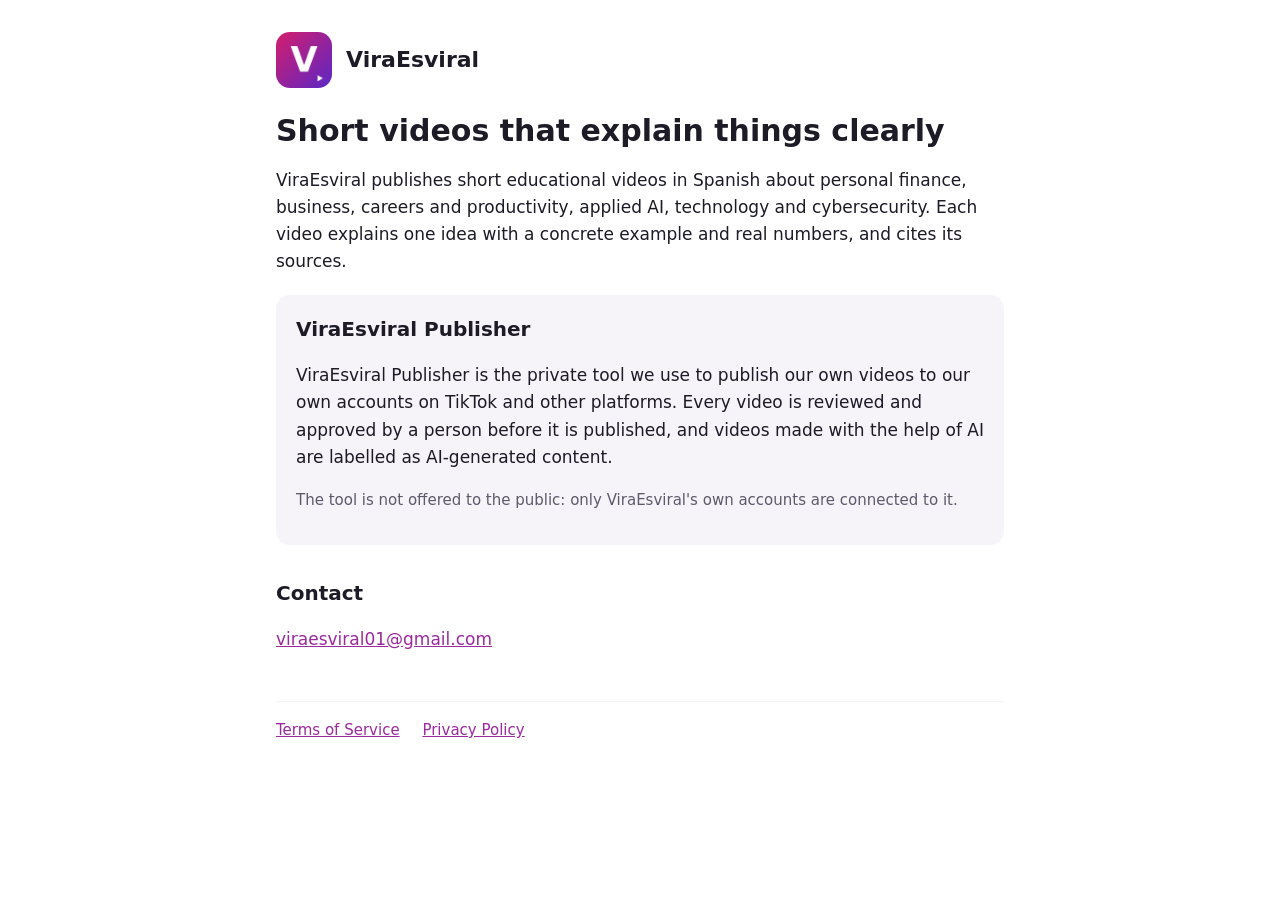
<file: index.html>
<!doctype html>
<html lang="en">
<head>
<meta charset="utf-8">
<meta name="viewport" content="width=device-width, initial-scale=1">
<title>ViraEsviral</title>
<meta name="description" content="ViraEsviral: short educational videos in Spanish about personal finance, business, careers, technology and cybersecurity.">
<link rel="icon" href="icon.png">
<link rel="stylesheet" href="style.css">
</head>
<body>
<main>
  <header><img src="icon.png" alt=""><a href="./">ViraEsviral</a></header>
  <h1>Short videos that explain things clearly</h1>
  <p>ViraEsviral publishes short educational videos in Spanish about personal finance,
  business, careers and productivity, applied AI, technology and cybersecurity. Each
  video explains one idea with a concrete example and real numbers, and cites its
  sources.</p>

  <div class="card">
    <h2 style="margin-top:0">ViraEsviral Publisher</h2>
    <p>ViraEsviral Publisher is the private tool we use to publish our own videos to our
    own accounts on TikTok and other platforms. Every video is reviewed and approved by a
    person before it is published, and videos made with the help of AI are labelled as
    AI-generated content.</p>
    <p class="muted">The tool is not offered to the public: only ViraEsviral's own
    accounts are connected to it.</p>
  </div>

  <h2>Contact</h2>
  <p><a href="mailto:viraesviral01@gmail.com">viraesviral01@gmail.com</a></p>

  <nav>
    <a href="terms.html">Terms of Service</a>
    <a href="privacy.html">Privacy Policy</a>
  </nav>
</main>
</body>
</html>
</file>
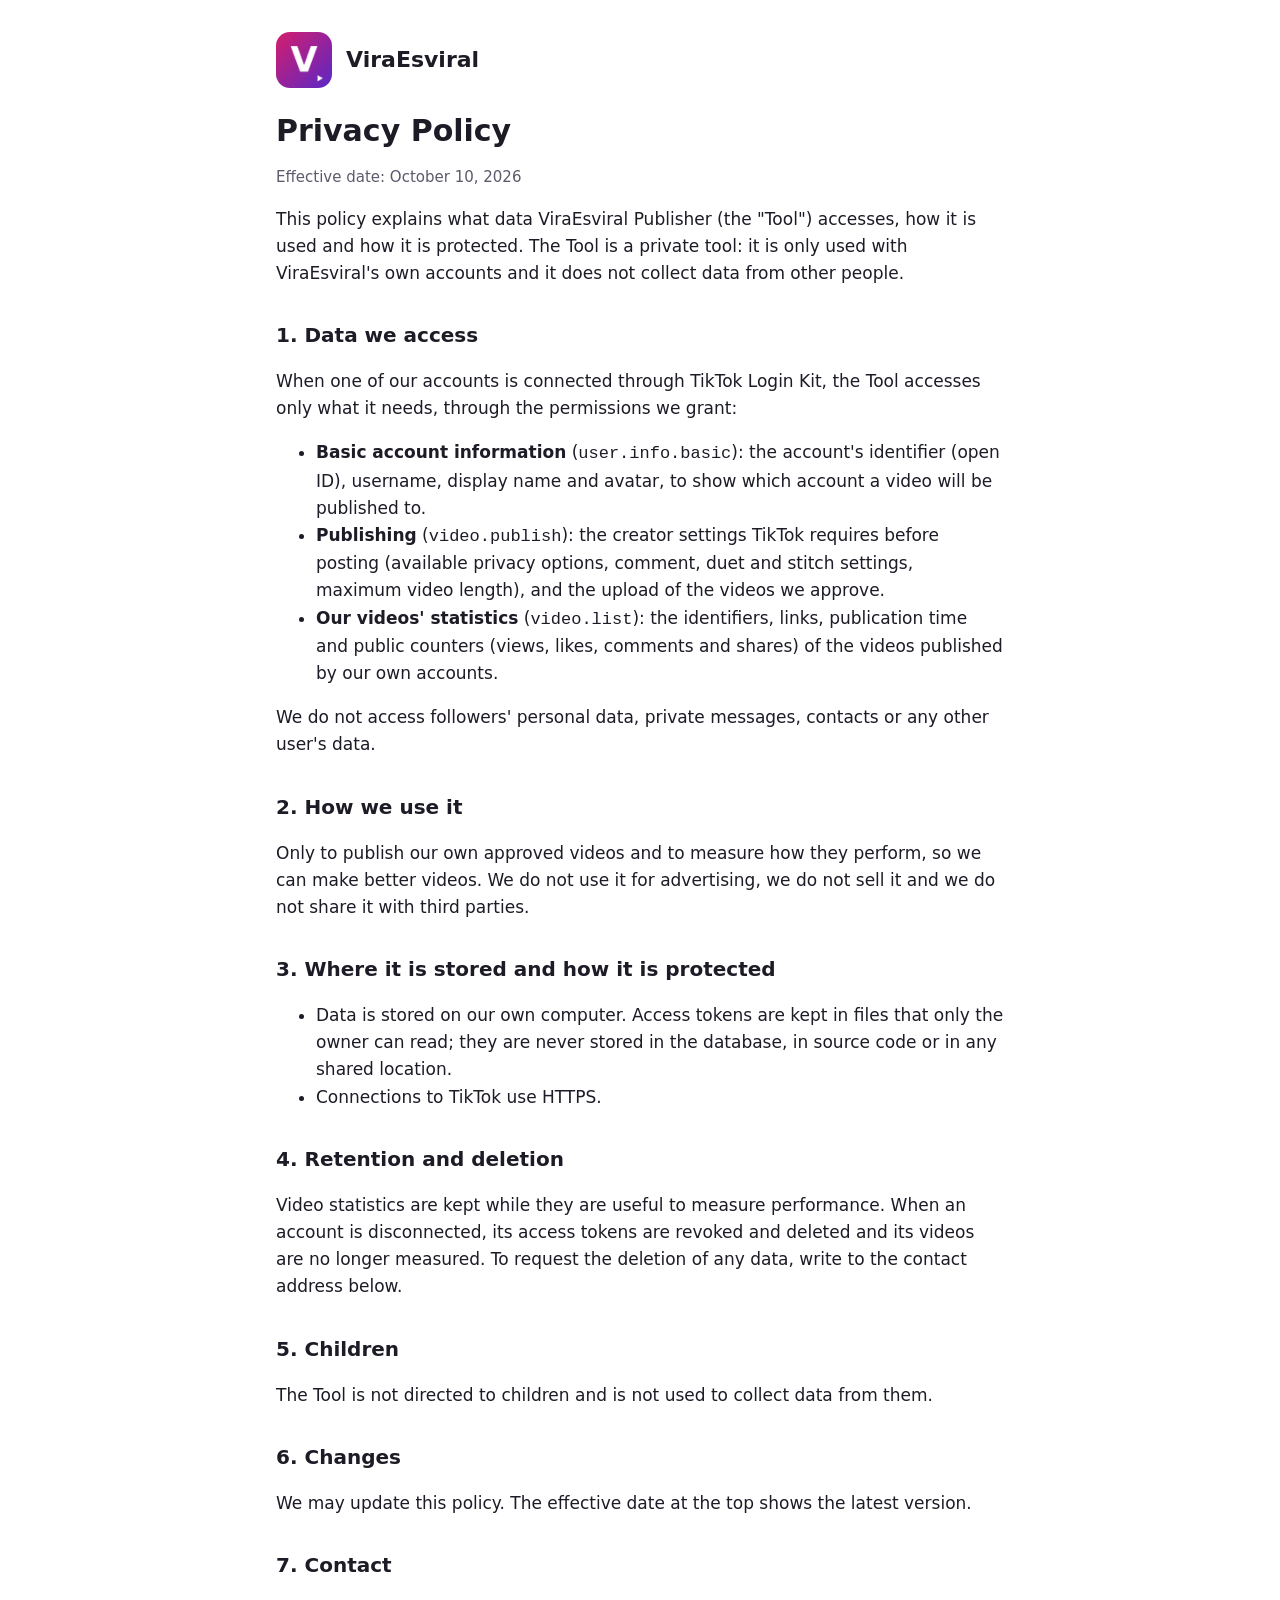
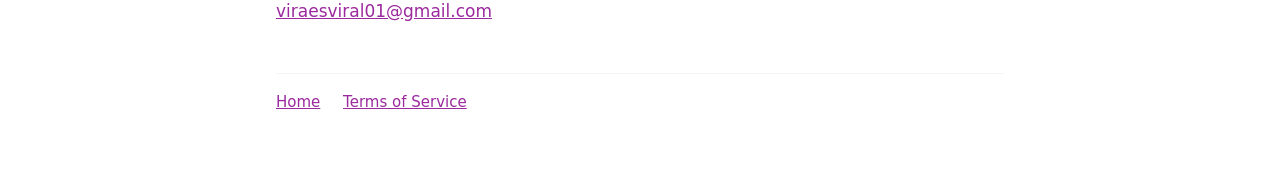
<file: privacy.html>
<!doctype html>
<html lang="en">
<head>
<meta charset="utf-8">
<meta name="viewport" content="width=device-width, initial-scale=1">
<title>Privacy Policy · ViraEsviral</title>
<link rel="icon" href="icon.png">
<link rel="stylesheet" href="style.css">
</head>
<body>
<main>
  <header><img src="icon.png" alt=""><a href="./">ViraEsviral</a></header>
  <h1>Privacy Policy</h1>
  <p class="muted">Effective date: October 10, 2026</p>

  <p>This policy explains what data ViraEsviral Publisher (the "Tool") accesses, how it is
  used and how it is protected. The Tool is a private tool: it is only used with
  ViraEsviral's own accounts and it does not collect data from other people.</p>

  <h2>1. Data we access</h2>
  <p>When one of our accounts is connected through TikTok Login Kit, the Tool accesses only
  what it needs, through the permissions we grant:</p>
  <ul>
    <li><strong>Basic account information</strong> (<code>user.info.basic</code>): the
    account's identifier (open ID), username, display name and avatar, to show which
    account a video will be published to.</li>
    <li><strong>Publishing</strong> (<code>video.publish</code>): the creator settings
    TikTok requires before posting (available privacy options, comment, duet and stitch
    settings, maximum video length), and the upload of the videos we approve.</li>
    <li><strong>Our videos' statistics</strong> (<code>video.list</code>): the identifiers,
    links, publication time and public counters (views, likes, comments and shares) of the
    videos published by our own accounts.</li>
  </ul>
  <p>We do not access followers' personal data, private messages, contacts or any other
  user's data.</p>

  <h2>2. How we use it</h2>
  <p>Only to publish our own approved videos and to measure how they perform, so we can
  make better videos. We do not use it for advertising, we do not sell it and we do not
  share it with third parties.</p>

  <h2>3. Where it is stored and how it is protected</h2>
  <ul>
    <li>Data is stored on our own computer. Access tokens are kept in files that only the
    owner can read; they are never stored in the database, in source code or in any
    shared location.</li>
    <li>Connections to TikTok use HTTPS.</li>
  </ul>

  <h2>4. Retention and deletion</h2>
  <p>Video statistics are kept while they are useful to measure performance. When an
  account is disconnected, its access tokens are revoked and deleted and its videos are
  no longer measured. To request the deletion of any data, write to the contact address
  below.</p>

  <h2>5. Children</h2>
  <p>The Tool is not directed to children and is not used to collect data from them.</p>

  <h2>6. Changes</h2>
  <p>We may update this policy. The effective date at the top shows the latest
  version.</p>

  <h2>7. Contact</h2>
  <p><a href="mailto:viraesviral01@gmail.com">viraesviral01@gmail.com</a></p>

  <nav>
    <a href="./">Home</a>
    <a href="terms.html">Terms of Service</a>
  </nav>
</main>
</body>
</html>
</file>
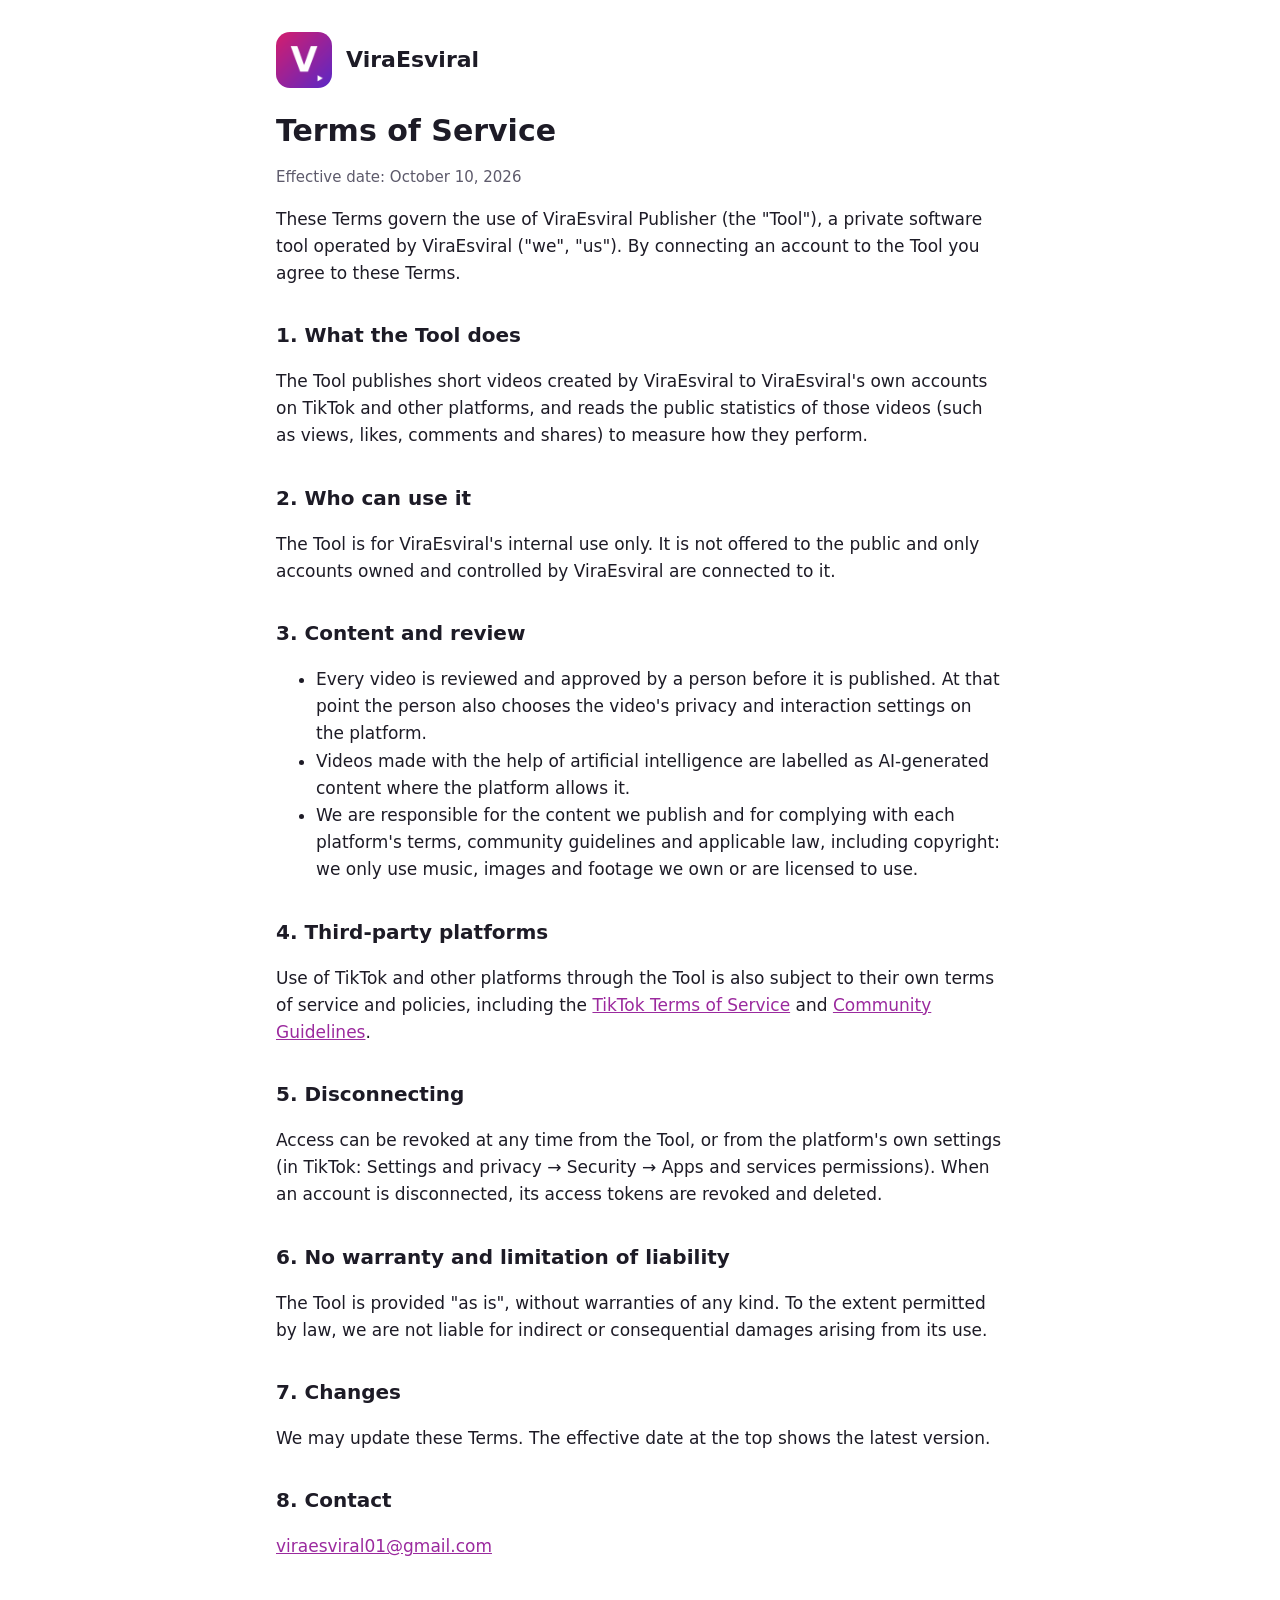
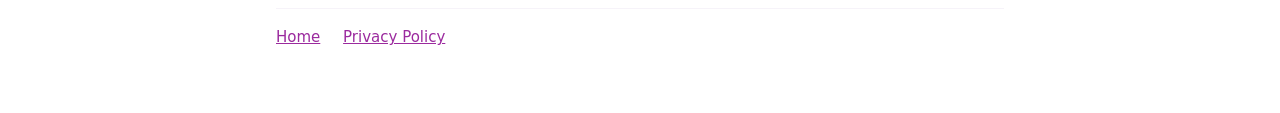
<file: terms.html>
<!doctype html>
<html lang="en">
<head>
<meta charset="utf-8">
<meta name="viewport" content="width=device-width, initial-scale=1">
<title>Terms of Service · ViraEsviral</title>
<link rel="icon" href="icon.png">
<link rel="stylesheet" href="style.css">
</head>
<body>
<main>
  <header><img src="icon.png" alt=""><a href="./">ViraEsviral</a></header>
  <h1>Terms of Service</h1>
  <p class="muted">Effective date: October 10, 2026</p>

  <p>These Terms govern the use of ViraEsviral Publisher (the "Tool"), a private software
  tool operated by ViraEsviral ("we", "us"). By connecting an account to the Tool you
  agree to these Terms.</p>

  <h2>1. What the Tool does</h2>
  <p>The Tool publishes short videos created by ViraEsviral to ViraEsviral's own accounts
  on TikTok and other platforms, and reads the public statistics of those videos (such as
  views, likes, comments and shares) to measure how they perform.</p>

  <h2>2. Who can use it</h2>
  <p>The Tool is for ViraEsviral's internal use only. It is not offered to the public and
  only accounts owned and controlled by ViraEsviral are connected to it.</p>

  <h2>3. Content and review</h2>
  <ul>
    <li>Every video is reviewed and approved by a person before it is published. At that
    point the person also chooses the video's privacy and interaction settings on the
    platform.</li>
    <li>Videos made with the help of artificial intelligence are labelled as
    AI-generated content where the platform allows it.</li>
    <li>We are responsible for the content we publish and for complying with each
    platform's terms, community guidelines and applicable law, including copyright: we
    only use music, images and footage we own or are licensed to use.</li>
  </ul>

  <h2>4. Third-party platforms</h2>
  <p>Use of TikTok and other platforms through the Tool is also subject to their own terms
  of service and policies, including the
  <a href="https://www.tiktok.com/legal/terms-of-service">TikTok Terms of Service</a> and
  <a href="https://www.tiktok.com/community-guidelines">Community Guidelines</a>.</p>

  <h2>5. Disconnecting</h2>
  <p>Access can be revoked at any time from the Tool, or from the platform's own settings
  (in TikTok: Settings and privacy → Security → Apps and services permissions). When an
  account is disconnected, its access tokens are revoked and deleted.</p>

  <h2>6. No warranty and limitation of liability</h2>
  <p>The Tool is provided "as is", without warranties of any kind. To the extent permitted
  by law, we are not liable for indirect or consequential damages arising from its use.</p>

  <h2>7. Changes</h2>
  <p>We may update these Terms. The effective date at the top shows the latest
  version.</p>

  <h2>8. Contact</h2>
  <p><a href="mailto:viraesviral01@gmail.com">viraesviral01@gmail.com</a></p>

  <nav>
    <a href="./">Home</a>
    <a href="privacy.html">Privacy Policy</a>
  </nav>
</main>
</body>
</html>
</file>
<file: style.css>
:root { --fg: #1d1b26; --muted: #5d5a6b; --accent: #9b2a9e; --bg: #ffffff; --card: #f6f3f9; }
@media (prefers-color-scheme: dark) {
  :root { --fg: #f1eef6; --muted: #b3aec0; --accent: #e07ad8; --bg: #15131b; --card: #211e2a; }
}
* { box-sizing: border-box; }
code { overflow-wrap: anywhere; }
main, p, li { overflow-wrap: break-word; }
body { margin: 0; font: 17px/1.6 system-ui, -apple-system, "Segoe UI", Roboto, sans-serif;
       color: var(--fg); background: var(--bg); }
main { max-width: 760px; margin: 0 auto; padding: 32px 16px 64px; }
header { display: flex; align-items: center; gap: 14px; margin-bottom: 24px; }
header img { width: 56px; height: 56px; border-radius: 14px; }
header a { color: inherit; text-decoration: none; font-weight: 700; font-size: 22px; }
h1 { font-size: 30px; line-height: 1.25; margin: 8px 0 4px; }
h2 { font-size: 20px; margin-top: 32px; }
p, li { color: var(--fg); }
.muted { color: var(--muted); font-size: 15px; }
.card { background: var(--card); border-radius: 14px; padding: 18px 20px; margin: 20px 0; }
a { color: var(--accent); }
nav { margin-top: 48px; padding-top: 16px; border-top: 1px solid var(--card); font-size: 15px; }
nav a { margin-right: 18px; }
</file>
